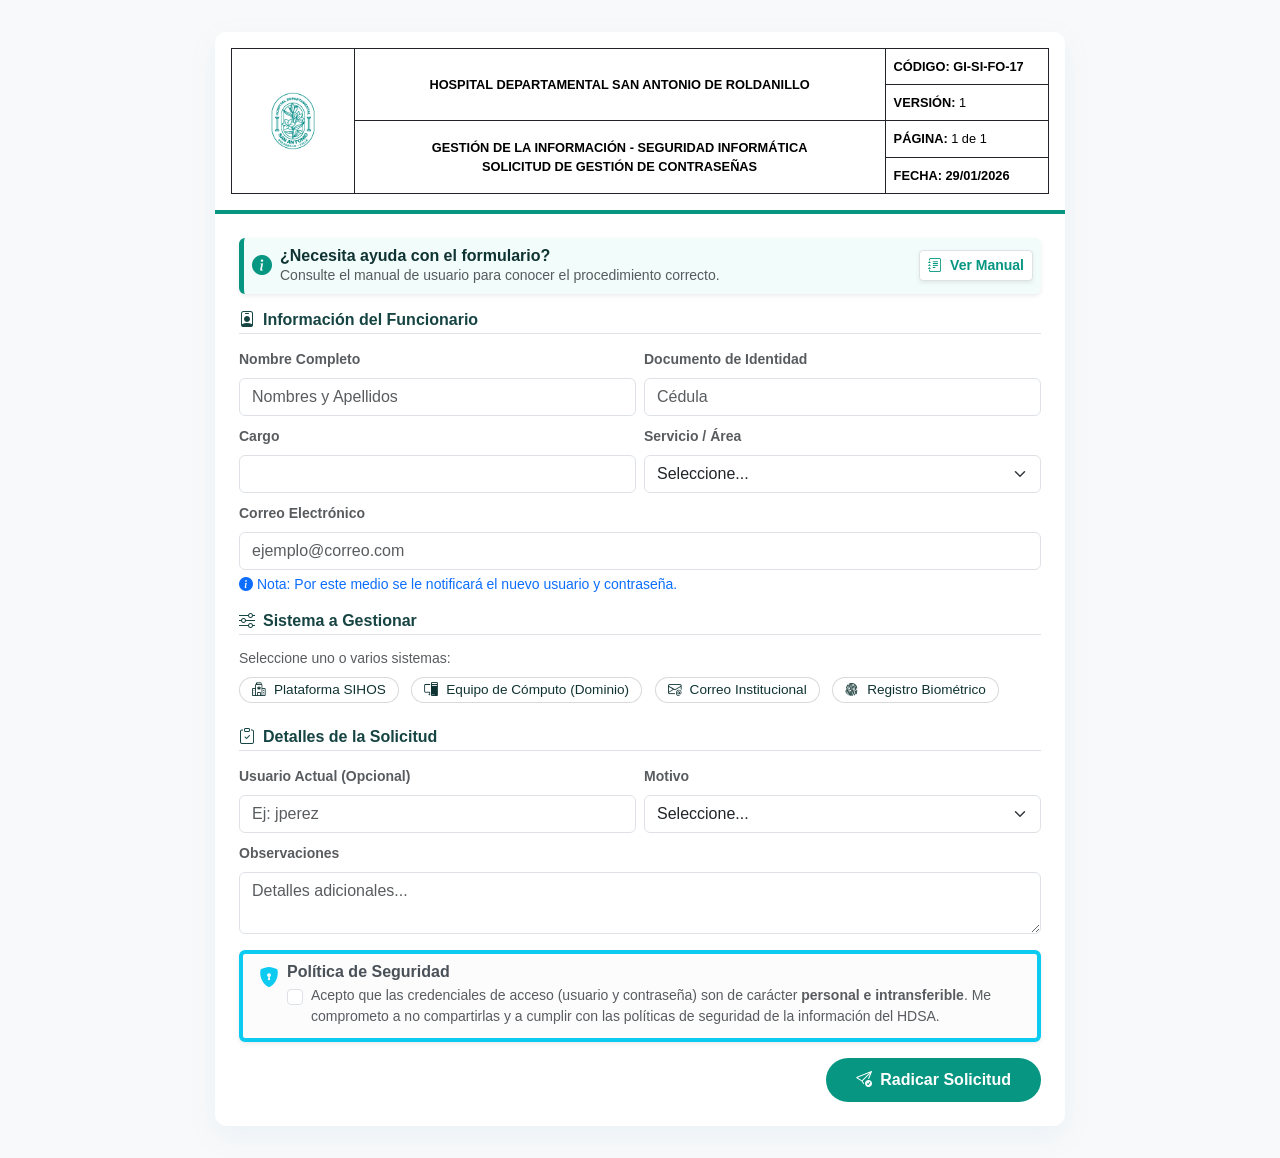
<file: index.html>
<!DOCTYPE html>
<html lang="es">
<head>
    <meta charset="UTF-8">
    <meta name="viewport" content="width=device-width, initial-scale=1.0">
    <title>Solicitud de Gestión de Contraseñas | HDSA</title>
    <!-- Bootstrap 5 -->
    <link href="https://cdn.jsdelivr.net/npm/bootstrap@5.3.0/dist/css/bootstrap.min.css" rel="stylesheet">
    <!-- Bootstrap Icons -->
    <link rel="stylesheet" href="https://cdn.jsdelivr.net/npm/bootstrap-icons@1.11.1/font/bootstrap-icons.css">
    <!-- Estilos del sitio (referencia al contexto existente) -->
    <link rel="stylesheet" href="site.css">
    
    
</head>
<body>
    <div class="container py-4">
        <div class="card form-card">
            <div class="form-header-custom">
                
                <!-- Tabla de Encabezado de Calidad -->
                <table class="table table-bordered border-dark mb-0" style="font-size: 0.8rem;">
                    <tbody>
                        <tr>
                            <td rowspan="4" class="text-center align-middle" style="width: 15%;">
                                <img src="Logo_HDSA.jpg" alt="Logo HDSA" class="img-fluid" style="max-height: 400px;">
                            </td>
                            <td rowspan="2" class="text-center align-middle fw-bold">
                                HOSPITAL DEPARTAMENTAL SAN ANTONIO DE ROLDANILLO
                            </td>
                            <td style="width: 20%;">
                                <strong>CÓDIGO: GI-SI-FO-17</strong>
                            </td>
                        </tr>
                        <tr>
                            <td>
                                <strong>VERSIÓN:</strong> 1
                            </td>
                        </tr>
                        <tr>
                            <td rowspan="2" class="text-center align-middle fw-bold">
                                GESTIÓN DE LA INFORMACIÓN - SEGURIDAD INFORMÁTICA<br>
                                <span class="text-uppercase">Solicitud de Gestión de Contraseñas</span>
                            </td>
                            <td>
                                <strong>PÁGINA:</strong> 1 de 1
                            </td>
                        </tr>
                        <tr>
                            <td>
                                <strong>FECHA: 29/01/2026</strong>
                            </td>
                        </tr>
                    </tbody>
                </table>
            </div>
            
            <div class="card-body p-3 p-md-4">
                <!-- Banner de Ayuda Estilizado -->
                <div class="d-flex align-items-center justify-content-between mb-3 p-2 rounded shadow-sm" style="background-color: #f2fcfb; border-left: 5px solid #069681;">
                    <div class="d-flex align-items-center">
                        <i class="bi bi-info-circle-fill fs-5 me-2" style="color: #069681;"></i>
                        <div>
                            <h6 class="fw-bold mb-0" style="color: #0f3332;">¿Necesita ayuda con el formulario?</h6>
                            <p class="mb-0 small text-muted">Consulte el manual de usuario para conocer el procedimiento correcto.</p>
                        </div>
                    </div>
                    <button type="button" class="btn btn-sm bg-white border shadow-sm fw-semibold" data-bs-toggle="modal" data-bs-target="#manualModal" style="color: #069681;">
                        <i class="bi bi-journal-text me-1"></i> Ver Manual
                    </button>
                </div>

                <form id="passwordRequestForm">
                    
                    <!-- Sección 1: Datos del Funcionario -->
                    <h5 class="section-title"><i class="bi bi-person-badge me-2"></i>Información del Funcionario</h5>
                    <div class="row g-2 mb-3">
                        <div class="col-md-6">
                            <label for="nombreCompleto" class="form-label fw-semibold small text-muted">Nombre Completo</label>
                            <input type="text" class="form-control" id="nombreCompleto" name="nombreCompleto" required placeholder="Nombres y Apellidos">
                        </div>
                        <div class="col-md-6">
                            <label for="documento" class="form-label fw-semibold small text-muted">Documento de Identidad</label>
                            <input type="text" class="form-control" id="documento" name="documento" required placeholder="Cédula">
                        </div>
                        <div class="col-md-6">
                            <label for="cargo" class="form-label fw-semibold small text-muted">Cargo</label>
                            <input type="text" class="form-control" id="cargo" name="cargo" required>
                        </div>
                        <div class="col-md-6">
                            <label for="servicio" class="form-label fw-semibold small text-muted">Servicio / Área</label>
                            <select class="form-select" id="servicio" name="servicio" required>
                                <option value="" selected disabled>Seleccione...</option>
                                <option value="Administrativa">Administrativa</option>
                                <option value="Asistencial">Asistencial</option>
                                <option value="Urgencias">Urgencias</option>
                                <option value="Hospitalización">Hospitalización</option>
                                <option value="Sistemas">Sistemas</option>
                                <option value="Facturación">Facturación</option>
                            </select>
                        </div>
                        <div class="col-12">
                            <label for="emailContacto" class="form-label fw-semibold small text-muted">Correo Electrónico</label>
                            <input type="email" class="form-control" id="emailContacto" name="emailContacto" required placeholder="ejemplo@correo.com">
                            <div class="form-text text-primary"><i class="bi bi-info-circle-fill me-1"></i>Nota: Por este medio se le notificará el nuevo usuario y contraseña.</div>
                        </div>
                    </div>

                    <!-- Sección 2: Alcance de la Solicitud (Estilo Chip) -->
                    <h5 class="section-title"><i class="bi bi-sliders me-2"></i>Sistema a Gestionar</h5>
                    <p class="text-muted small mb-2">Seleccione uno o varios sistemas:</p>
                    
                    <div class="mb-3">
                        <input type="checkbox" class="btn-check" id="checkSihos" name="sistema" value="SIHOS" autocomplete="off">
                        <label class="selection-chip" for="checkSihos">
                            <i class="bi bi-hospital"></i> Plataforma SIHOS
                        </label>

                        <input type="checkbox" class="btn-check" id="checkPC" name="sistema" value="PC" autocomplete="off">
                        <label class="selection-chip" for="checkPC">
                            <i class="bi bi-pc-display"></i> Equipo de Cómputo (Dominio)
                        </label>

                        <input type="checkbox" class="btn-check" id="checkEmail" name="sistema" value="Email" autocomplete="off">
                        <label class="selection-chip" for="checkEmail">
                            <i class="bi bi-envelope-at"></i> Correo Institucional
                        </label>

                        <input type="checkbox" class="btn-check" id="checkBiometrico" name="sistema" value="Biometrico" autocomplete="off">
                        <label class="selection-chip" for="checkBiometrico">
                            <i class="bi bi-fingerprint"></i> Registro Biométrico
                        </label>
                    </div>

                    <div id="emailPolicyAlert" class="alert alert-warning py-2 small mb-3" style="display: none;">
                        <i class="bi bi-exclamation-triangle-fill me-2"></i><strong>Política de Correo:</strong> Solo se gestionan cuentas institucionales (terminadas en <strong>@hdsa.gov.co</strong>). El área de Sistemas <strong>no restablece</strong> contraseñas de correos personales.
                    </div>

                    <!-- Sección 3: Detalle y Justificación -->
                    <h5 class="section-title"><i class="bi bi-clipboard-check me-2"></i>Detalles de la Solicitud</h5>
                    <div class="row g-2 mb-3">
                        <div class="col-md-6">
                            <label for="usuarioActual" class="form-label fw-semibold small text-muted">Usuario Actual (Opcional)</label>
                            <input type="text" class="form-control" id="usuarioActual" name="usuarioActual" placeholder="Ej: jperez">
                        </div>
                        <div class="col-md-6">
                            <label for="motivo" class="form-label fw-semibold small text-muted">Motivo</label>
                            <select class="form-select" id="motivo" name="motivo" required>
                                <option value="" selected disabled>Seleccione...</option>
                                <option value="Olvido">Olvido de contraseña</option>
                                <option value="Caducidad">Caducidad / Expiración</option>
                                <option value="Bloqueo">Usuario bloqueado</option>
                                <option value="Registro de Biometría">Registro de Biometría</option>
                            </select>
                        </div>
                        <div class="col-12">
                            <label for="observaciones" class="form-label fw-semibold small text-muted">Observaciones</label>
                            <textarea class="form-control" id="observaciones" name="observaciones" rows="2" placeholder="Detalles adicionales..."></textarea>
                        </div>
                    </div>

                    <!-- Términos de Seguridad -->
                    <div class="alert alert-light border-start border-4 border-info shadow-sm py-2 mb-3" role="alert">
                        <div class="d-flex">
                            <i class="bi bi-shield-lock-fill text-info fs-5 me-2"></i>
                            <div>
                                <h6 class="alert-heading fw-bold mb-1">Política de Seguridad</h6>
                                <div class="form-check">
                                    <input class="form-check-input" type="checkbox" value="aceptado" id="terminos" name="terminos" required>
                                    <label class="form-check-label small text-muted" for="terminos">
                                        Acepto que las credenciales de acceso (usuario y contraseña) son de carácter <strong>personal e intransferible</strong>. Me comprometo a no compartirlas y a cumplir con las políticas de seguridad de la información del HDSA.
                                    </label>
                                </div>
                            </div>
                        </div>
                    </div>

                    <div class="d-flex justify-content-end align-items-center mt-3">
                        <button type="submit" class="btn btn-submit-custom">
                            <i class="bi bi-send-check me-2"></i>Radicar Solicitud
                        </button>
                    </div>
                </form>
            </div>
        </div>
    </div>

    <!-- Modal de Manual de Usuario -->
    <div class="modal fade" id="manualModal" tabindex="-1" aria-labelledby="manualModalLabel" aria-hidden="true">
        <div class="modal-dialog modal-lg">
            <div class="modal-content">
                <div class="modal-header bg-light">
                    <h5 class="modal-title" id="manualModalLabel"><i class="bi bi-book me-2"></i>Manual de Solicitud</h5>
                    <button type="button" class="btn-close" data-bs-dismiss="modal" aria-label="Close"></button>
                </div>
                <div class="modal-body">
                    <div class="alert alert-success border-start border-4 border-success">
                        <h6 class="alert-heading fw-bold"><i class="bi bi-shield-check me-2"></i>Actualización de Procesos</h6>
                        <p class="mb-0 small">Desde el área de <strong>Sistemas</strong> se están mejorando las políticas y procesos de seguridad. Por tal motivo, todas las solicitudes de gestión de contraseñas se deben realizar obligatoriamente por este medio.</p>
                    </div>
                    
                    <h6 class="fw-bold mt-4 mb-3">¿Cómo diligenciar el formulario?</h6>
                    <ol class="list-group list-group-numbered list-group-flush">
                        <li class="list-group-item">
                            <div class="ms-2 me-auto">
                                <div class="fw-bold">Información del Funcionario</div>
                                Complete sus datos personales, número de documento y seleccione el servicio al que pertenece.
                            </div>
                        </li>
                        <li class="list-group-item">
                            <div class="ms-2 me-auto">
                                <div class="fw-bold">Selección de Sistema</div>
                                Haga clic sobre las opciones para seleccionar los sistemas.
                                <div class="mt-1 small text-danger">
                                    <strong>Importante:</strong> Solo se gestionan cuentas institucionales (@hdsa.gov.co). <u>No se restablecen contraseñas de correos personales</u>.
                                </div>
                            </div>
                        </li>
                        <li class="list-group-item">
                            <div class="ms-2 me-auto">
                                <div class="fw-bold">Caso Especial: Registro Biométrico</div>
                                Si es un funcionario nuevo o requiere su primer registro en el sistema de huella, seleccione el sistema <strong>Registro Biométrico</strong> y el motivo <strong>Registro de Biometría</strong>. El área de Sistemas se pondrá en contacto para coordinar la captura.
                            </div>
                        </li>
                        <li class="list-group-item">
                            <div class="ms-2 me-auto">
                                <div class="fw-bold">Observaciones</div>
                                Utilice este campo para añadir detalles específicos que ayuden al área de Sistemas a gestionar su caso (ej: "Bloqueo por intentos fallidos", "Contraseña olvidada para el PC de consulta externa", etc.).
                            </div>
                        </li>
                        <li class="list-group-item">
                            <div class="ms-2 me-auto">
                                <div class="fw-bold">Envío</div>
                                Indique el motivo, acepte los términos de seguridad y haga clic en "Radicar Solicitud".
                            </div>
                        </li>
                    </ol>
                </div>
                <div class="modal-footer">
                    <button type="button" class="btn btn-secondary" data-bs-dismiss="modal">Entendido</button>
                </div>
            </div>
        </div>
    </div>

    <!-- Modal de Estado (Éxito / Error) -->
    <div class="modal fade" id="statusModal" tabindex="-1" aria-hidden="true">
        <div class="modal-dialog modal-dialog-centered">
            <div class="modal-content border-0 shadow" style="border-radius: 1rem;">
                <div class="modal-body text-center p-4">
                    <div class="mb-3">
                        <i id="statusIcon" class="bi" style="font-size: 3.5rem;"></i>
                    </div>
                    <h4 id="statusTitle" class="fw-bold mb-2"></h4>
                    <p id="statusMessage" class="text-muted mb-4"></p>
                    <button type="button" class="btn px-4 rounded-pill fw-semibold" data-bs-dismiss="modal" id="statusBtn">Aceptar</button>
                </div>
            </div>
        </div>
    </div>

    <script src="https://cdn.jsdelivr.net/npm/bootstrap@5.3.0/dist/js/bootstrap.bundle.min.js"></script>
    <script src="contraseña.js"></script>
</body>
</html>
</file>
<file: site.css>
body {
    background-color: #f8f9fa;
    font-family: 'Poppins', sans-serif;
}

/* Encabezado Institucional del Formulario */
.form-header-custom {
    background-color: #ffffff;
    color: #000000;
    padding: 1rem;
    border-radius: 12px 12px 0 0;
    position: center;
    border-bottom: 4px solid #069681; /* Acento institucional */
}

.form-card {
    border: none;
    border-radius: 12px;
    box-shadow: 0 10px 30px rgba(78, 147, 204, 0.08);
    max-width: 850px;
    margin: 0.5rem auto;
    background: #fff;
}

/* Estilo solicitado para los chips de selección */
.selection-chip {
    border: 1px solid rgba(0,0,0,.15);
    background: #fff;
    color: #0f3332;
    padding: 4px 12px; /* Ajustado ligeramente para mejor visualización */
    border-radius: 999px;
    font-size: 0.85rem;
    line-height: 1.2;
    cursor: pointer;
    
    /* Propiedades adicionales para layout */
    display: inline-flex;
    align-items: center;
    gap: 8px;
    transition: all 0.2s ease;
    margin-right: 8px;
    margin-bottom: 8px;
    user-select: none;
}

.selection-chip:hover {
    background-color: #e9f4f2;
    border-color: #0f3332;
}

/* Estado seleccionado (Active) */
.btn-check:checked + .selection-chip {
    background-color: #0f3332;
    color: #fff;
    border-color: #0f3332;
    box-shadow: 0 2px 5px rgba(15, 51, 50, 0.2);
}

.section-title {
    color: #164443;
    font-weight: 700;
    font-size: 1rem;
    border-bottom: 1px solid #dee2e6;
    padding-bottom: 0.25rem;
    margin-bottom: 0.8rem;
    margin-top: 0.5rem;
}

.btn-submit-custom {
    background-color: #069681;
    color: white;
    padding: 10px 30px;
    border-radius: 50px;
    font-weight: 600;
    border: none;
    transition: all 0.3s;
}

.btn-submit-custom:hover {
    background-color: #047a67;
    transform: translateY(-2px);
    box-shadow: 0 4px 12px rgba(6, 150, 129, 0.2);
    color: white;
}
</file>
